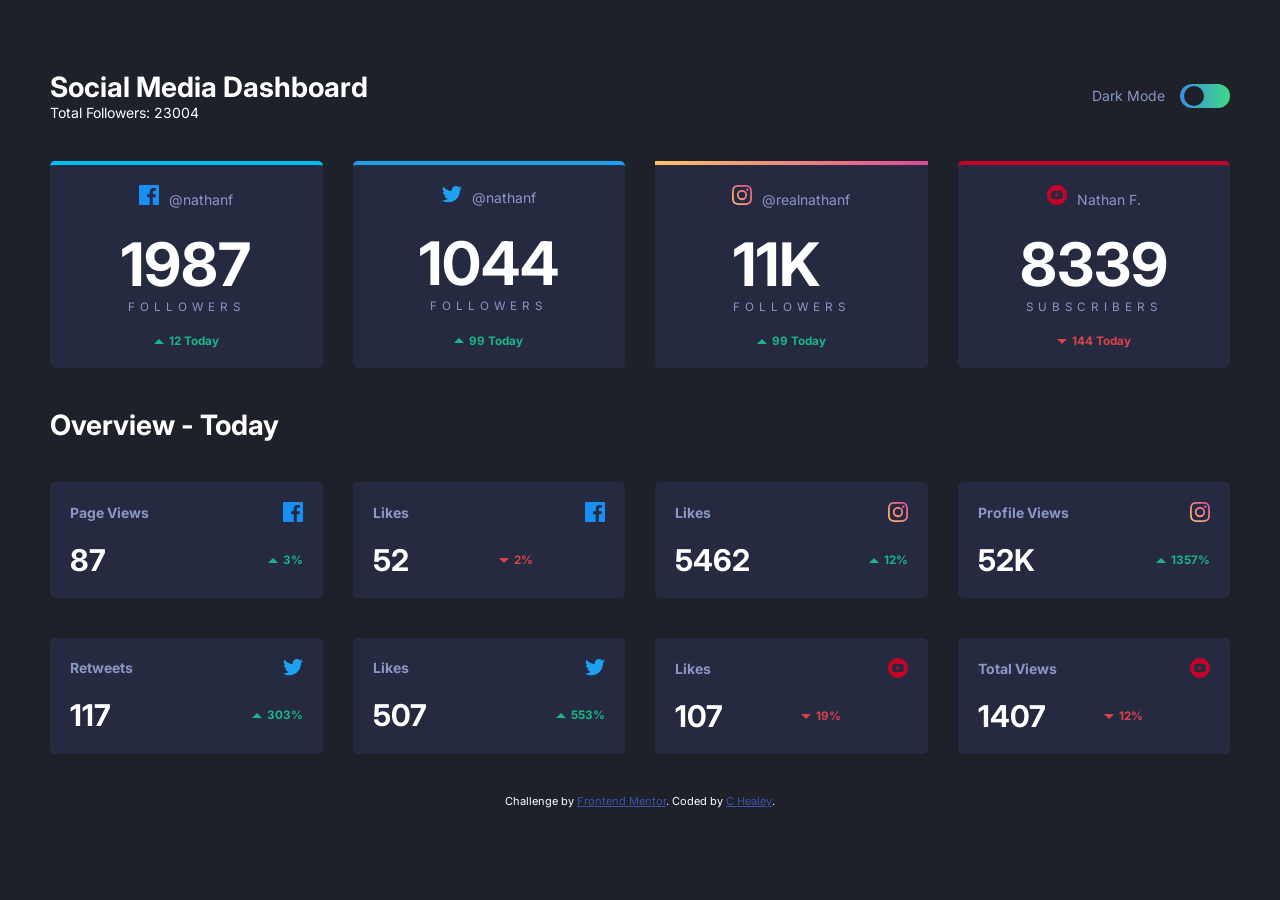
<file: docs/index.html>
<!DOCTYPE html>
<html lang="en">
  <head>
    <meta charset="UTF-8" />
    <meta name="viewport" content="width=device-width, initial-scale=1.0" />
    <!-- displays site properly based on user's device -->

    <link
      href="https://fonts.googleapis.com/css?family=Open+Sans:100,300,400,600"
      rel="stylesheet"
      type="text/css"
    />
    <link
      href="https://code.ionicframework.com/ionicons/2.0.1/css/ionicons.min.css"
      rel="stylesheet"
      type="text/css"
    />

    <link type="text/css" rel="stylesheet" href="./css/style.css" />
    <title>Frontend Mentor | Social Dashboard</title>

    <!-- Feel free to remove these styles or customise in your own stylesheet 👍 -->
    <style>
      .attribution {
        font-size: 11px;
        text-align: center;
      }
      .attribution a {
        color: hsl(228, 45%, 44%);
      }
    </style>
  </head>
  <body>
    <div class="container">
      <div class="content">
        <!-- <div class="tile">
          <div class="user">
            <img
              class="icon"
              src="./images/icon-facebook.svg"
              alt="facebook"
            />@nathanf
          </div>
          <div class="followers">
            <div class="count">1987</div>
            <p>Followers</p>
          </div>

          -->

        <!-- <div class="section-title">
        <div class="title">
          <h1>Overview - Today</h1>
        </div>
      </div>
        
      <div class="card-2">
        <h4>Page Views</h4>
        <img class="icon" src="./images/icon-facebook.svg" alt="facebook" />
        <div class="count">87</div>
        <div class="up">
          <div class="arrow-up"></div>
          3%
        </div>
      </div> -->
      </div>

      <div class="content">
        <div class="attribution">
          Challenge by
          <a href="https://www.frontendmentor.io?ref=challenge" target="_blank"
            >Frontend Mentor</a
          >. Coded by <a href="https://c-healey.com">C Healey</a>.
        </div>
      </div>
    </div>
  <script type="text/javascript" src="js/bundle.js"></script></body>
</html>
</file>
<file: docs/css/style.css>
@import url("https://fonts.googleapis.com/css2?family=Inter&display=swap");*,*::before,*::after{margin:0;padding:0;box-sizing:inherit}html{box-sizing:border-box;font-size:62.5%}@media only screen and (max-width: 75em){html{font-size:56.25%}}@media only screen and (max-width: 56.25em){html{font-size:50%}}@media only screen and (min-width: 90em){html{font-size:75%}}:root{--lime-green: hsl(163, 72%, 41%);--bright-red: hsl(356, 69%, 56%);--facebook: hsl(195, 100%, 50%);--twitter: hsl(203, 89%, 53%);--instagram: linear-gradient(to right, hsl(37, 97%, 70%), hsl(329, 70%, 58%))
    1 1 100%;-o-border-image:linear-gradient(to right, orange, pink) 1 1 100%;border-image:linear-gradient(to right, orange, pink) 1 1 100%;--youtube: hsl(348, 97%, 39%);--dark--toggle: linear-gradient(
    to right,
    hsl(210, 78%, 56%),
    hsl(146, 68%, 55%)
  );--light-toggle: linear-gradient(hsl(230, 22%, 74%), hsl(230, 22%, 74%));--very-dark-blue-bg: hsl(230, 17%, 14%);--very-dark-blue-top-bg: hsl(232, 19%, 15%);--dark-desaturated-blue-card-bg: hsl(228, 28%, 20%);--desaturated-blue-text: hsl(228, 34%, 66%);--white-text: hsl(0, 0%, 100%);--white-bg: hsl(0, 0%, 100%);--very-pale-blue-top-bg: hsl(225, 100%, 98%);--light-gray-blue-card-bg: hsl(227, 47%, 96%);--dark-gray-blue-text: hsl(228, 12%, 44%);--very-dark-blue-text: hsl(230, 17%, 14%);--default-font: "Inter", sans-serif}.light-theme html,.light-theme body,.light-theme .container,.light-theme .content,.light-theme .attribution{background-color:var(--white-bg);color:var(--very-dark-blue-text)}.light-theme .count{color:var(--very-dark-blue-text)}.light-theme .tile,.light-theme .card-2,.light-theme .toggle{color:var(--dark-gray-blue-text)}.light-theme .tile,.light-theme .card-2{background-color:var(--very-pale-blue-top-bg)}.light-theme .slider,.light-theme input:checked+.slider{background-image:var(--light-toggle)}.light-theme .slider:before{background-color:var(--white-text)}.light-theme input:focus+.slider{box-shadow:0 0 1px var(--light--toggle)}body{position:relative;box-sizing:border-box;padding:3rem;background-color:var(--very-dark-blue-bg);color:var(--white-text);font-family:"Inter";font-size:1.4rem;font-weight:400}@media only screen and (max-width: 56.25em){body{box-sizing:border-box;padding:0}}.container{position:relative;display:grid;grid-template-columns:minmax(2rem, 1fr) minmax(-webkit-min-content, 124rem) minmax(2rem, 1fr);grid-template-columns:minmax(2rem, 1fr) minmax(min-content, 124rem) minmax(2rem, 1fr);grid-template-rows:auto;grid-row-gap:4rem;justify-content:center;align-content:center;margin-top:4rem}.content{grid-column:2 / span 1;display:grid;grid-template-columns:repeat(4, 1fr);grid-template-rows:auto;grid-gap:4rem 3rem;justify-content:space-between;align-content:center}@media only screen and (max-width: 40.625em){.content{grid-template-columns:repeat(2, 1fr);justify-content:center}}@media only screen and (max-width: 23.4em){.content{grid-template-columns:1fr;justify-content:center;grid-row-gap:2rem}}.attribution{grid-column:1/-1}.section-title{grid-column:1/-1;display:grid;grid-template-columns:repeat(2, 1fr);justify-content:space-between;align-content:center}@media only screen and (max-width: 23.4em){.section-title{grid-template-columns:1fr;grid-row-gap:1rem}.section-title .title{border-bottom:1px solid var(--desaturated-blue-text);padding-bottom:1.5rem}.section-title .switch{justify-self:flex-end}}.toggle{color:var(--desaturated-blue-text)}.tile,.card-2{display:grid;grid-template-rows:auto;align-items:center;grid-gap:2rem;padding:2rem 4rem;background-color:var(--dark-desaturated-blue-card-bg);color:var(--desaturated-blue-text);border-radius:5px}.facebook{border-top:4px solid var(--facebook)}.twitter{border-top:4px solid var(--twitter)}.instagram{-o-border-image:var(--instagram);border-image:var(--instagram);border-top:4px solid}.youtube{border-top:4px solid var(--youtube)}.tile{grid-template-columns:1fr;justify-items:center;padding:2rem 2rem}.card-2{grid-template-columns:repeat(2, 1fr);padding:2rem;justify-content:space-between}.card-2 .up,.card-2 img{justify-self:right}.card-2 .count{font-size:3rem}.followers .count{font-size:6rem}.followers>p{text-transform:uppercase;letter-spacing:0.5rem;font-size:smaller;text-align:center}.up,.down{font-size:smaller;font-weight:bold;display:flex;align-items:center}.up{color:var(--lime-green)}.down{color:var(--bright-red)}.user img{margin-right:1rem}.count{color:var(--white-text);font-weight:bold}.arrow-up,.arrow-down{width:0;height:0;border-left:5px solid transparent;border-right:5px solid transparent;margin-right:0.5rem}.arrow-up{border-bottom:5px solid var(--lime-green)}.arrow-down{border-top:5px solid var(--bright-red)}.toggle{display:grid;grid-template-columns:1fr -webkit-min-content;grid-template-columns:1fr min-content;grid-gap:0 1.5rem;align-items:center;justify-items:flex-end}@media only screen and (max-width: 23.4em){.toggle{justify-items:space-between;justify-items:baseline}}.switch{position:relative;display:inline-block;width:50px;height:24px}.switch input{opacity:0;width:0;height:0}.slider{position:absolute;cursor:pointer;top:0;left:0;right:0;bottom:0;background-image:var(--dark--toggle);transition:0.4s}.slider:before{position:absolute;content:"";height:20px;width:20px;right:2px;bottom:2px;background-color:var(--very-dark-blue-bg);transition:0.4s}input:checked+.slider{background-image:var(--dark--toggle)}input:focus+.slider{box-shadow:0 0 1px var(--dark--toggle)}input:checked+.slider:before{transform:translateX(-24px)}.slider.round{border-radius:34px}.slider.round:before{border-radius:50%}
</file>
